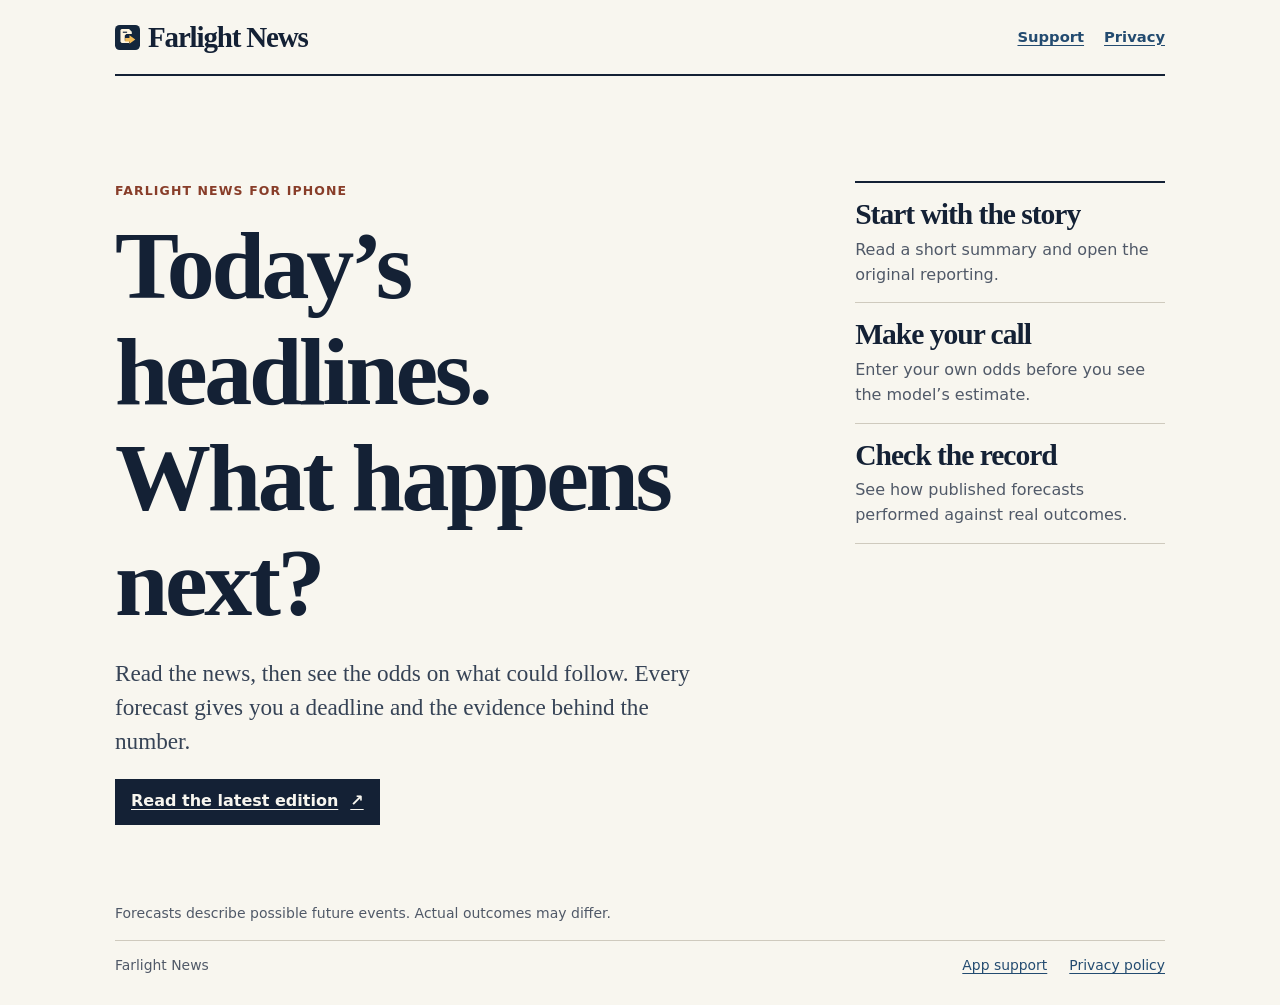
<file: index.html>
<!doctype html>
<html lang="en">
<head>
  <meta charset="utf-8">
  <meta name="viewport" content="width=device-width, initial-scale=1">
  <meta name="description" content="Read today’s headlines and see what could happen next.">
  <meta name="referrer" content="no-referrer">
  <title>Farlight News for iPhone</title>
  <link rel="stylesheet" href="./style.css">
</head>
<body>
  <header class="masthead shell">
    <a class="brand" href="./"><svg class="edition-mark" viewBox="0 0 64 64" aria-hidden="true" focusable="false"><rect width="64" height="64" rx="12" fill="#14263C"/><path d="M17,10 36,10 43,17 43,23 29,23 25,27 25,40 36,40 36,46 17,46 14,43 14,13Z" fill="#FFF5DF"/><path d="M37,26 52,37 37,48 37,42 26,42 26,33 37,33Z" fill="#F3BC59"/><path d="M20,17 31,17 31,20 20,20Z" fill="#14263C"/></svg><span>Farlight News</span></a>
    <nav aria-label="Site">
      <a href="./support/">Support</a>
      <a href="./privacy/">Privacy</a>
    </nav>
  </header>
  <main class="shell">
    <section class="hero">
      <div>
        <p class="eyebrow">Farlight News for iPhone</p>
        <h1>Today’s headlines.<br> What happens next?</h1>
        <p class="lede">Read the news, then see the odds on what could follow. Every forecast gives you a deadline and the evidence behind the number.</p>
        <a class="action" href="https://future-news-edition.mobileepoch5.chatgpt.site/#front">Read the latest edition <span aria-hidden="true">↗</span></a>
      </div>
      <aside class="front-notes" aria-label="Edition features">
        <div><h2>Start with the story</h2><p>Read a short summary and open the original reporting.</p></div>
        <div><h2>Make your call</h2><p>Enter your own odds before you see the model’s estimate.</p></div>
        <div><h2>Check the record</h2><p>See how published forecasts performed against real outcomes.</p></div>
      </aside>
    </section>
    <p class="caption">Forecasts describe possible future events. Actual outcomes may differ.</p>
  </main>
  <footer class="shell footer">
    <span>Farlight News</span>
    <a href="./support/">App support</a>
    <a href="./privacy/">Privacy policy</a>
  </footer>
</body>
</html>
</file>
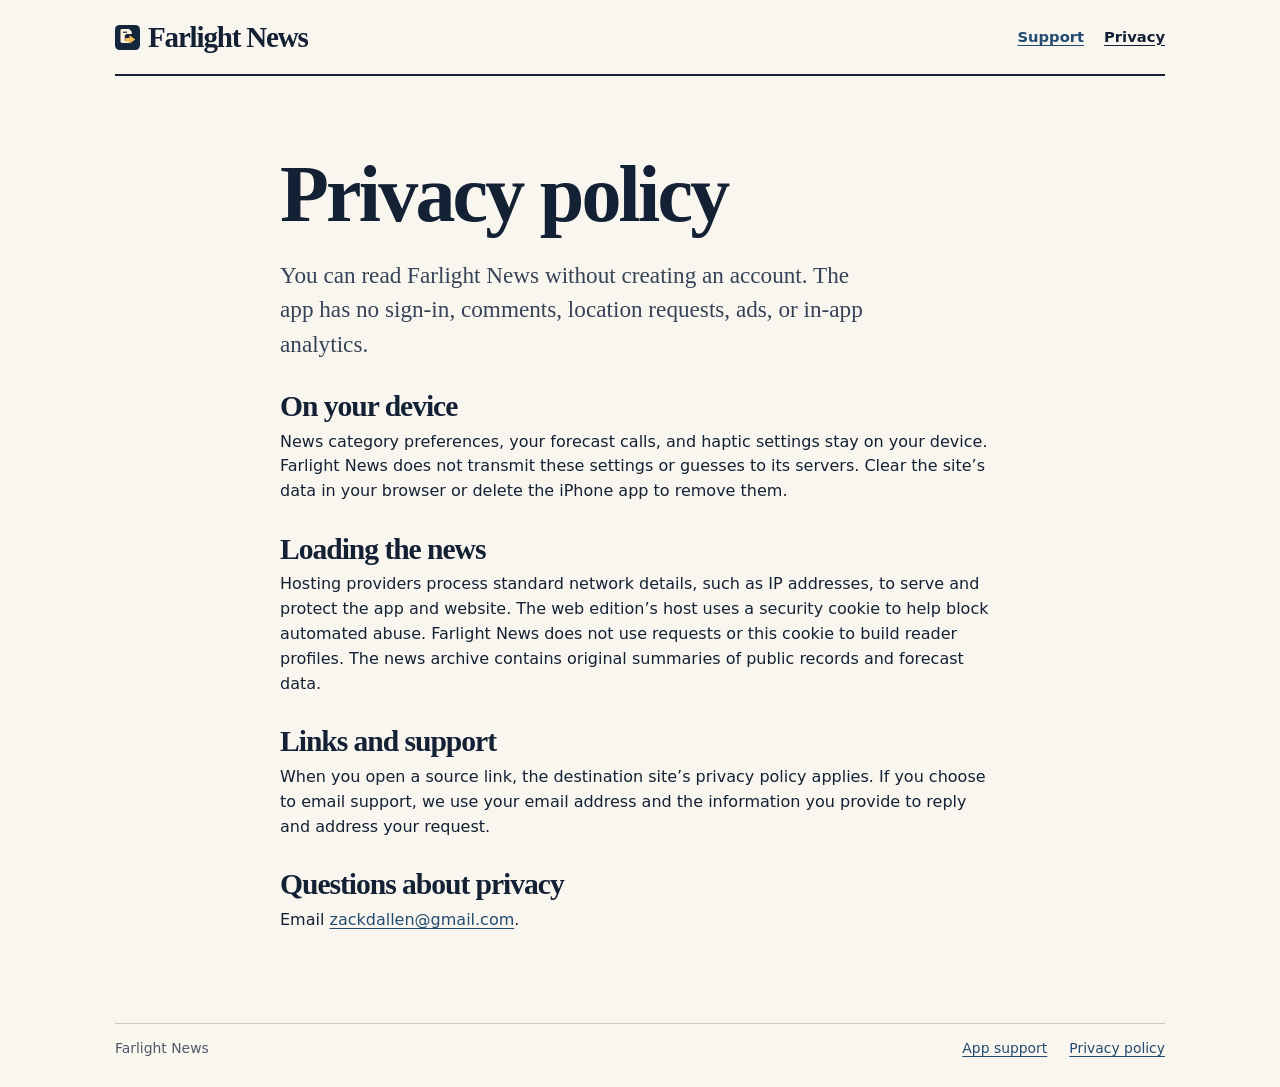
<file: privacy/index.html>
<!doctype html>
<html lang="en">
<head>
  <meta charset="utf-8">
  <meta name="viewport" content="width=device-width, initial-scale=1">
  <meta name="description" content="How Farlight News handles information on iPhone and the web.">
  <meta name="referrer" content="no-referrer">
  <title>Privacy Policy · Farlight News</title>
  <link rel="stylesheet" href="../style.css">
</head>
<body>
  <header class="masthead shell">
    <a class="brand" href="../"><svg class="edition-mark" viewBox="0 0 64 64" aria-hidden="true" focusable="false"><rect width="64" height="64" rx="12" fill="#14263C"/><path d="M17,10 36,10 43,17 43,23 29,23 25,27 25,40 36,40 36,46 17,46 14,43 14,13Z" fill="#FFF5DF"/><path d="M37,26 52,37 37,48 37,42 26,42 26,33 37,33Z" fill="#F3BC59"/><path d="M20,17 31,17 31,20 20,20Z" fill="#14263C"/></svg><span>Farlight News</span></a>
    <nav aria-label="Site">
      <a href="../support/">Support</a>
      <a aria-current="page" href="../privacy/">Privacy</a>
    </nav>
  </header>
  <main class="shell reading">
    <h1>Privacy policy</h1>
    <p class="lede">You can read Farlight News without creating an account. The app has no sign-in, comments, location requests, ads, or in-app analytics.</p>
    <h2>On your device</h2>
    <p>News category preferences, your forecast calls, and haptic settings stay on your device. Farlight News does not transmit these settings or guesses to its servers. Clear the site’s data in your browser or delete the iPhone app to remove them.</p>
    <h2>Loading the news</h2>
    <p>Hosting providers process standard network details, such as IP addresses, to serve and protect the app and website. The web edition’s host uses a security cookie to help block automated abuse. Farlight News does not use requests or this cookie to build reader profiles. The news archive contains original summaries of public records and forecast data.</p>
    <h2>Links and support</h2>
    <p>When you open a source link, the destination site’s privacy policy applies. If you choose to email support, we use your email address and the information you provide to reply and address your request.</p>
    <h2>Questions about privacy</h2>
    <p>Email <a href="mailto:zackdallen@gmail.com?subject=Future%20News%20Privacy">zackdallen@gmail.com</a>.</p>
  </main>
  <footer class="shell footer">
    <span>Farlight News</span>
    <a href="../support/">App support</a>
    <a href="../privacy/">Privacy policy</a>
  </footer>
</body>
</html>
</file>
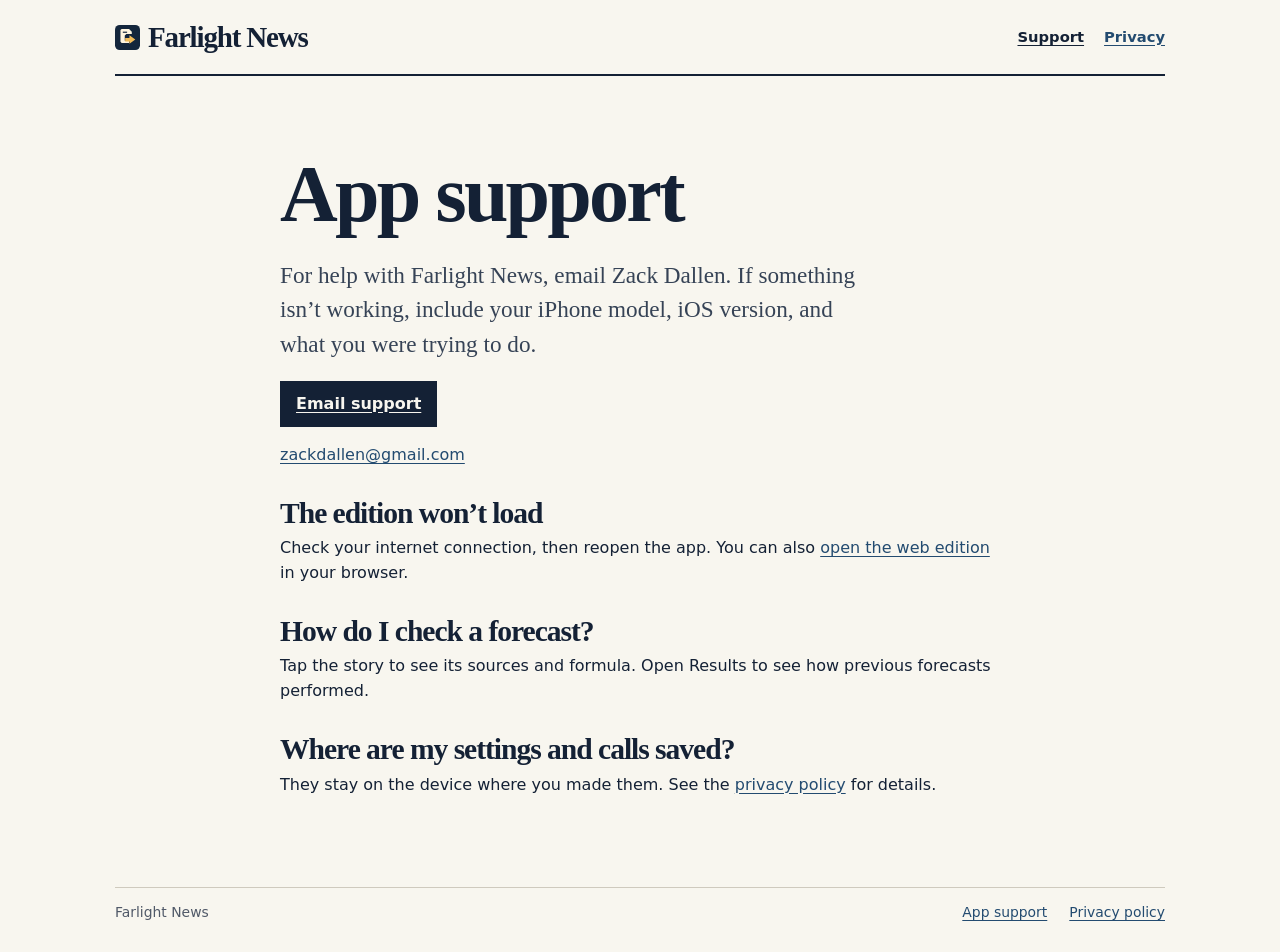
<file: support/index.html>
<!doctype html>
<html lang="en">
<head>
  <meta charset="utf-8">
  <meta name="viewport" content="width=device-width, initial-scale=1">
  <meta name="description" content="Get help with the Farlight News app for iPhone.">
  <meta name="referrer" content="no-referrer">
  <title>Support · Farlight News</title>
  <link rel="stylesheet" href="../style.css">
</head>
<body>
  <header class="masthead shell">
    <a class="brand" href="../"><svg class="edition-mark" viewBox="0 0 64 64" aria-hidden="true" focusable="false"><rect width="64" height="64" rx="12" fill="#14263C"/><path d="M17,10 36,10 43,17 43,23 29,23 25,27 25,40 36,40 36,46 17,46 14,43 14,13Z" fill="#FFF5DF"/><path d="M37,26 52,37 37,48 37,42 26,42 26,33 37,33Z" fill="#F3BC59"/><path d="M20,17 31,17 31,20 20,20Z" fill="#14263C"/></svg><span>Farlight News</span></a>
    <nav aria-label="Site">
      <a aria-current="page" href="../support/">Support</a>
      <a href="../privacy/">Privacy</a>
    </nav>
  </header>
  <main class="shell reading">
    <h1>App support</h1>
    <p class="lede">For help with Farlight News, email Zack Dallen. If something isn’t working, include your iPhone model, iOS version, and what you were trying to do.</p>
    <p><a class="action" href="mailto:zackdallen@gmail.com?subject=Future%20News%20Support">Email support</a></p>
    <p><a href="mailto:zackdallen@gmail.com">zackdallen@gmail.com</a></p>
    <h2>The edition won’t load</h2>
    <p>Check your internet connection, then reopen the app. You can also <a href="https://future-news-edition.mobileepoch5.chatgpt.site/#front">open the web edition</a> in your browser.</p>
    <h2>How do I check a forecast?</h2>
    <p>Tap the story to see its sources and formula. Open Results to see how previous forecasts performed.</p>
    <h2>Where are my settings and calls saved?</h2>
    <p>They stay on the device where you made them. See the <a href="../privacy/">privacy policy</a> for details.</p>
  </main>
  <footer class="shell footer">
    <span>Farlight News</span>
    <a href="../support/">App support</a>
    <a href="../privacy/">Privacy policy</a>
  </footer>
</body>
</html>
</file>
<file: style.css>
:root {
  color-scheme: light;
  --paper: #f8f6ef;
  --ink: #142135;
  --accent: #234b70;
  --line: #cfcabe;
  --muted: #505968;
  font: 16px/1.55 system-ui, sans-serif;
}
* { box-sizing: border-box; }
body { margin: 0; color: var(--ink); background: var(--paper); }
a { color: var(--accent); text-underline-offset: .18em; }
a:hover { text-decoration-thickness: 2px; }
a:focus-visible { outline: 2px solid var(--accent); outline-offset: 5px; }
.shell { width: min(1050px, 100% - 40px); margin-inline: auto; }
.masthead { display: flex; align-items: center; justify-content: space-between; flex-wrap: wrap; gap: 10px 24px; padding: 15px 0; border-bottom: 2px solid var(--ink); }
.brand { display: inline-flex; align-items: center; gap: 8px; font: 700 29px/1 Georgia, serif; letter-spacing: -.04em; text-decoration: none; color: var(--ink); }
nav { display: flex; gap: 20px; }
nav a { display: inline-flex; align-items: center; min-height: 44px; font-size: .92rem; font-weight: 650; }
nav a[aria-current=page] { color: var(--ink); }
h1, h2 { font-family: Georgia, serif; line-height: 1.1; letter-spacing: -.035em; }
h1 { font-size: clamp(2.95rem, 7.5vw, 6.25rem); margin: 0; text-wrap: balance; }
h2 { font-size: clamp(1.34rem, 2.8vw, 1.85rem); margin: 0 0 .45rem; }
p { margin: 0 0 1rem; }
.hero { display: grid; grid-template-columns: minmax(0, 2.1fr) minmax(0, 1fr); gap: clamp(35px, 7vw, 100px); padding: clamp(57px, 10vw, 105px) 0 clamp(45px, 7vw, 78px); }
.eyebrow { color: #883d29; font-size: .78rem; font-weight: 750; letter-spacing: .09em; text-transform: uppercase; margin-bottom: 13px; }
.lede { font: 400 clamp(1.15rem, 2.8vw, 1.45rem)/1.48 Georgia, serif; max-width: 51ch; color: #364356; margin: 20px 0; }
.action { display: inline-flex; align-items: center; gap: 12px; min-height: 46px; padding: 10px 16px; color: var(--paper); background: var(--ink); font-weight: 650; }
.action:hover { background: var(--accent); }
.front-notes { align-self: start; border-top: 2px solid var(--ink); }
.front-notes div { padding: 15px 0; border-bottom: 1px solid var(--line); }
.front-notes p { margin: 0; color: var(--muted); }
.caption { color: var(--muted); font-size: .875rem; }
.reading { max-width: 720px; padding: clamp(35px, 7vw, 74px) 0; }
.reading h1 { font-size: clamp(2.8rem, 7vw, 5rem); }
.reading h2 { margin-top: 1.8rem; }
.footer { border-top: 1px solid var(--line); display: flex; flex-wrap: wrap; gap: 12px 22px; padding: 14px 0 28px; color: var(--muted); font-size: .87rem; }
.footer span { margin-right: auto; }
@media (max-width: 760px) { .hero { grid-template-columns: 1fr; } }

.edition-mark { display: block; flex: none; width: 25px; height: 25px; }
</file>
